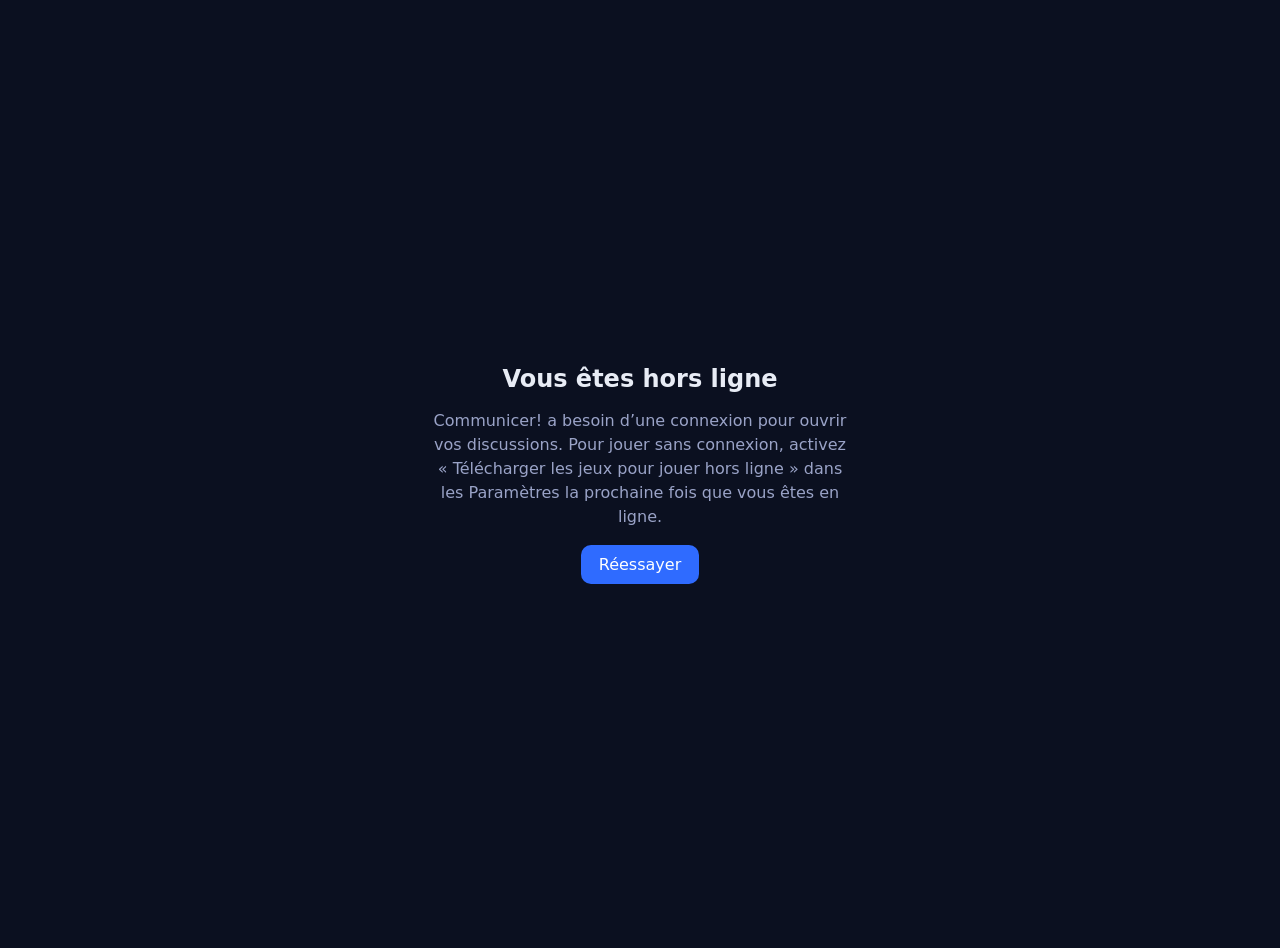
<file: offline.html>
<!doctype html><html lang="fr"><head><meta charset="utf-8"><meta name="viewport" content="width=device-width,initial-scale=1"><title>Communicer! — hors ligne</title>
<style>body{margin:0;min-height:100vh;display:grid;place-items:center;background:#0b1020;color:#e8ecf5;font:16px system-ui,sans-serif;text-align:center;padding:24px}
main{max-width:420px}h1{margin:0 0 8px;font-size:24px}p{color:#9aa3c7;line-height:1.5}button{font:inherit;border:0;border-radius:10px;padding:10px 18px;background:#2f6bff;color:#fff;cursor:pointer}</style></head>
<body><main><h1>Vous êtes hors ligne</h1><p>Communicer! a besoin d’une connexion pour ouvrir vos discussions. Pour jouer sans connexion, activez « Télécharger les jeux pour jouer hors ligne » dans les Paramètres la prochaine fois que vous êtes en ligne.</p><button onclick="location.reload()">Réessayer</button></main>
<script>addEventListener('online',()=>location.reload())</script></body></html>
</file>
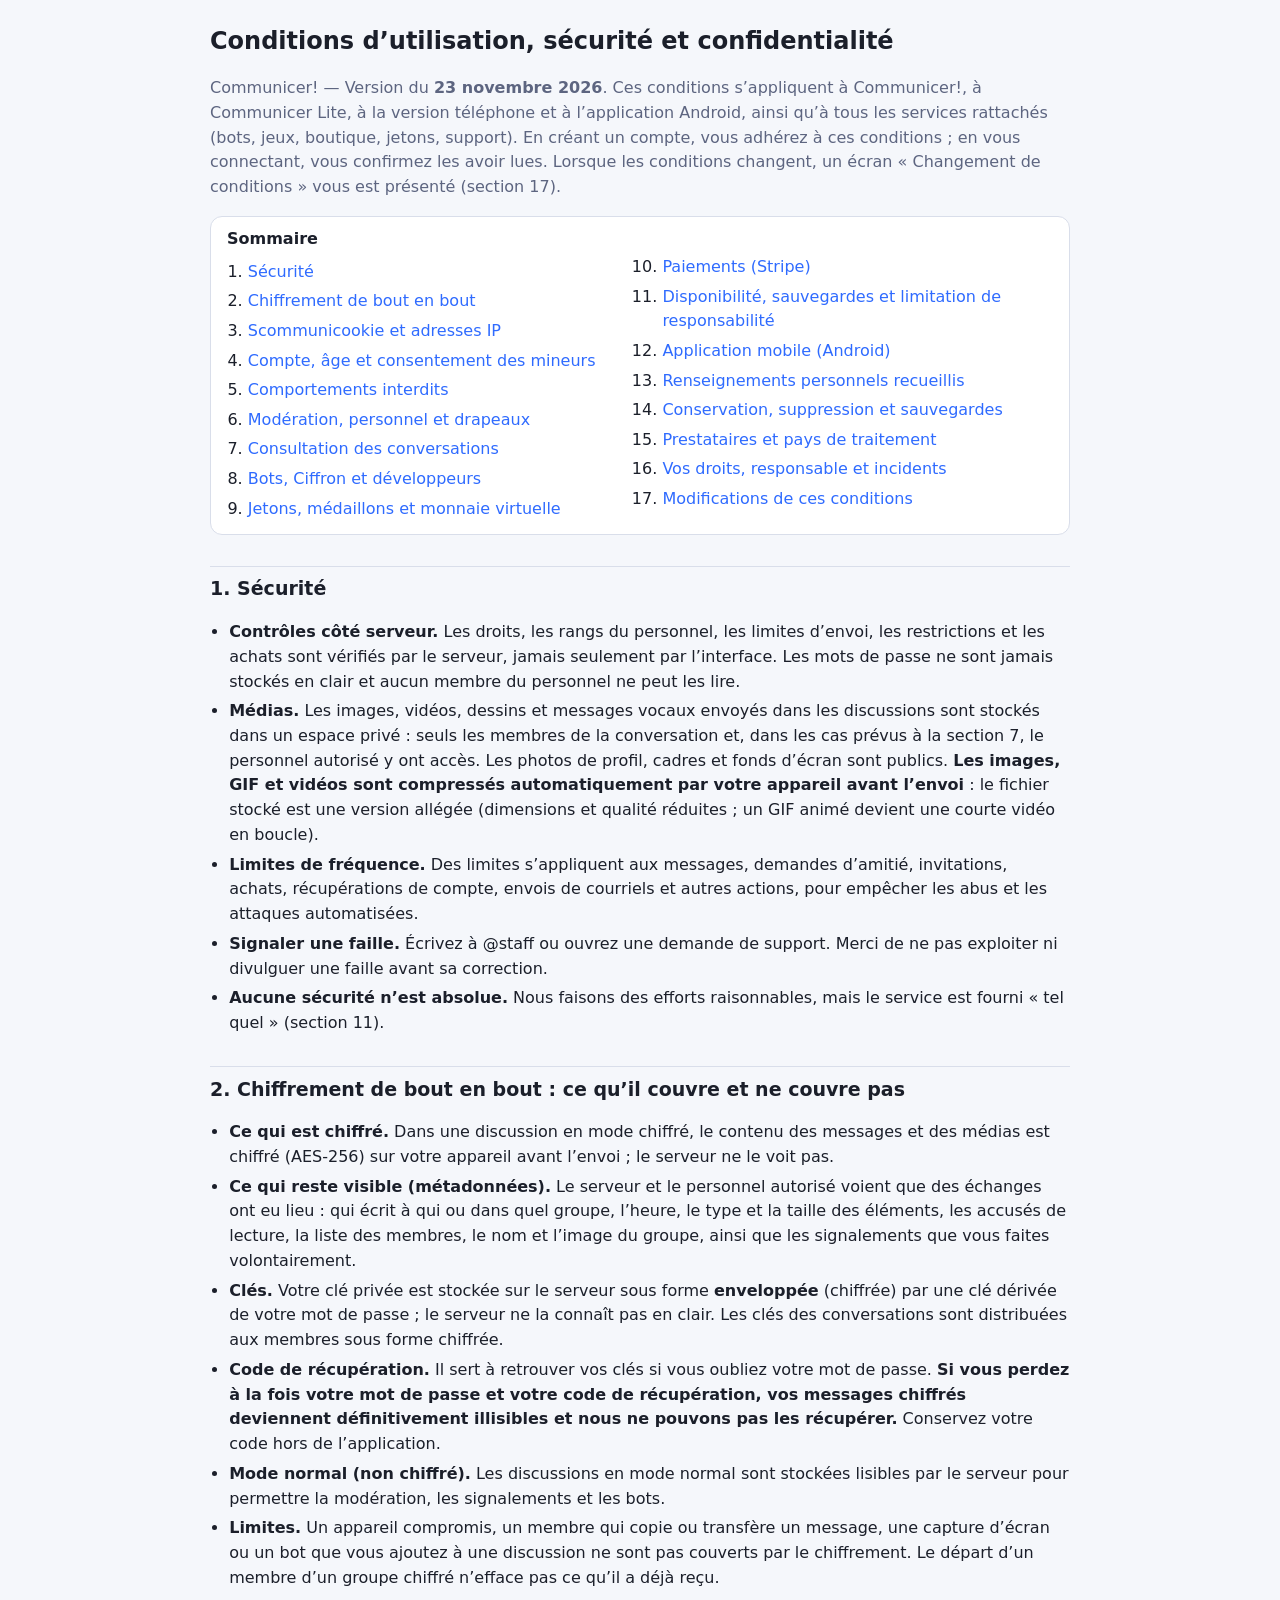
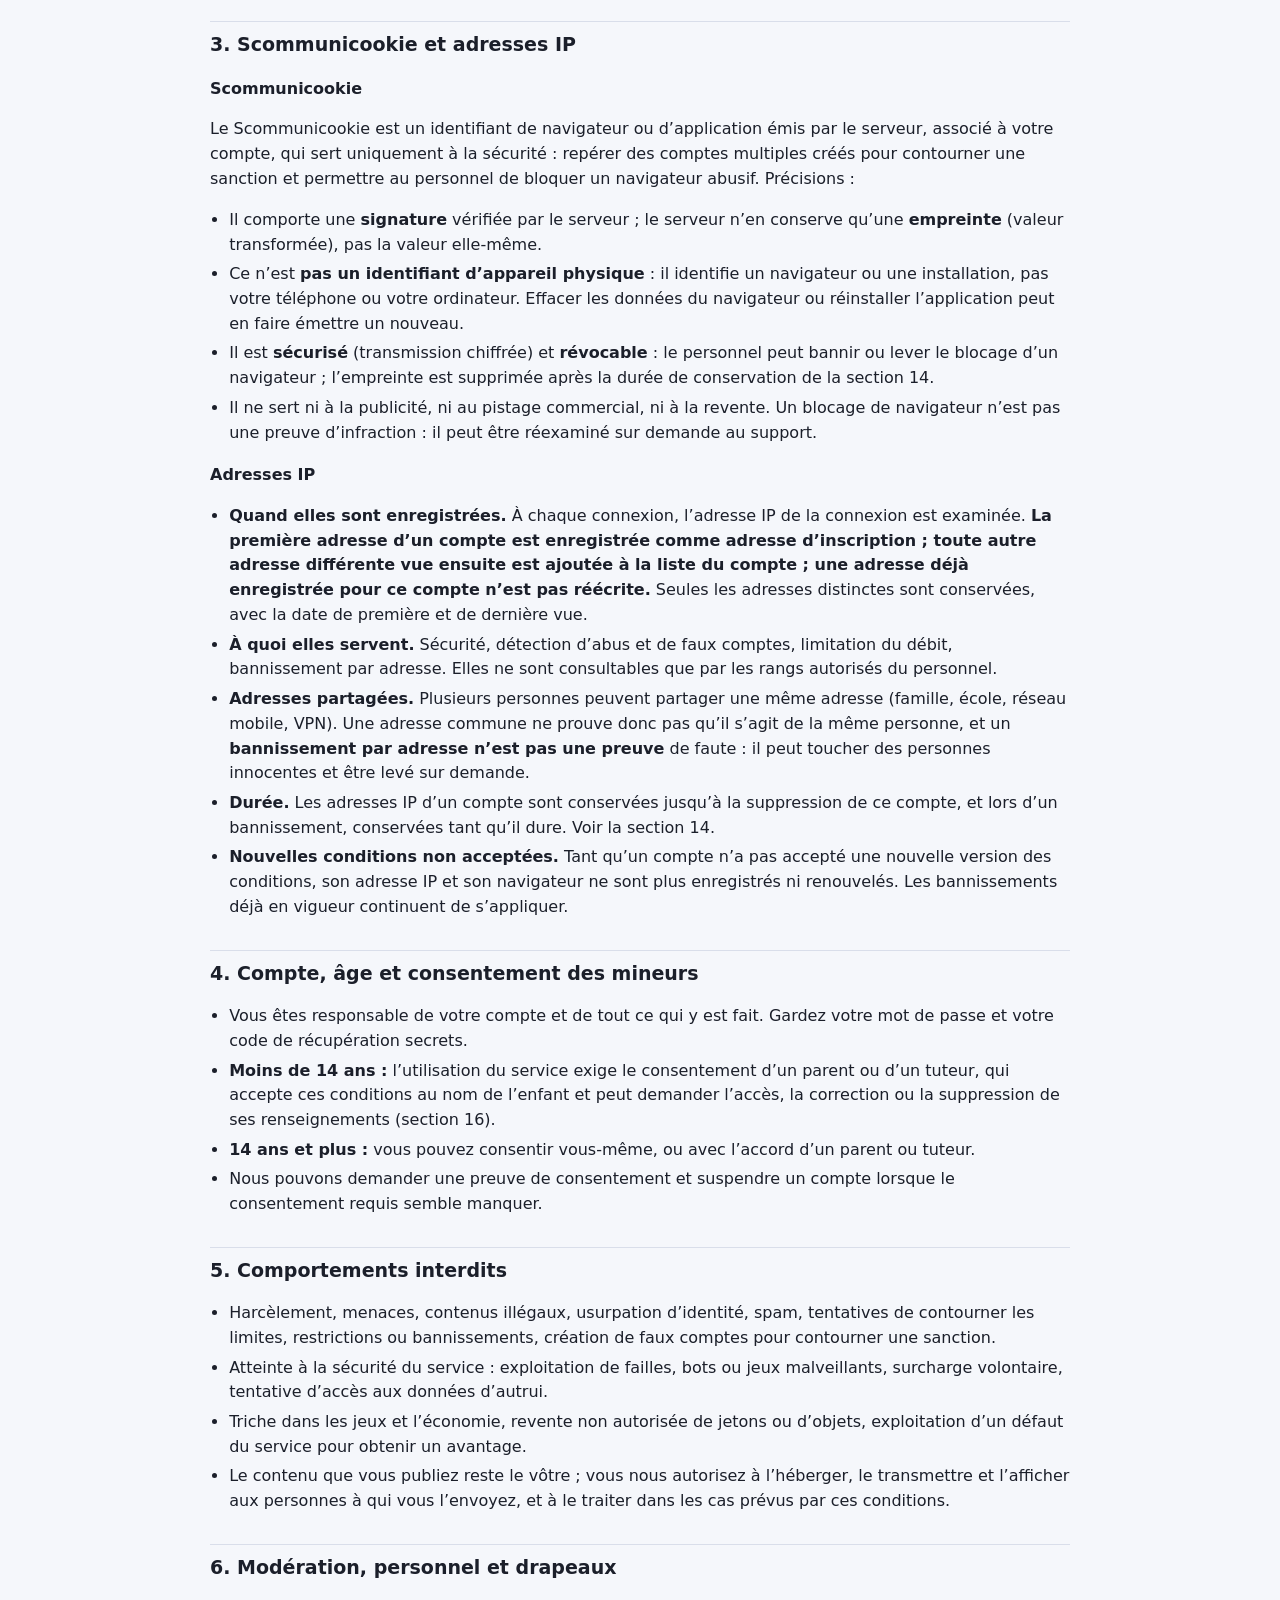
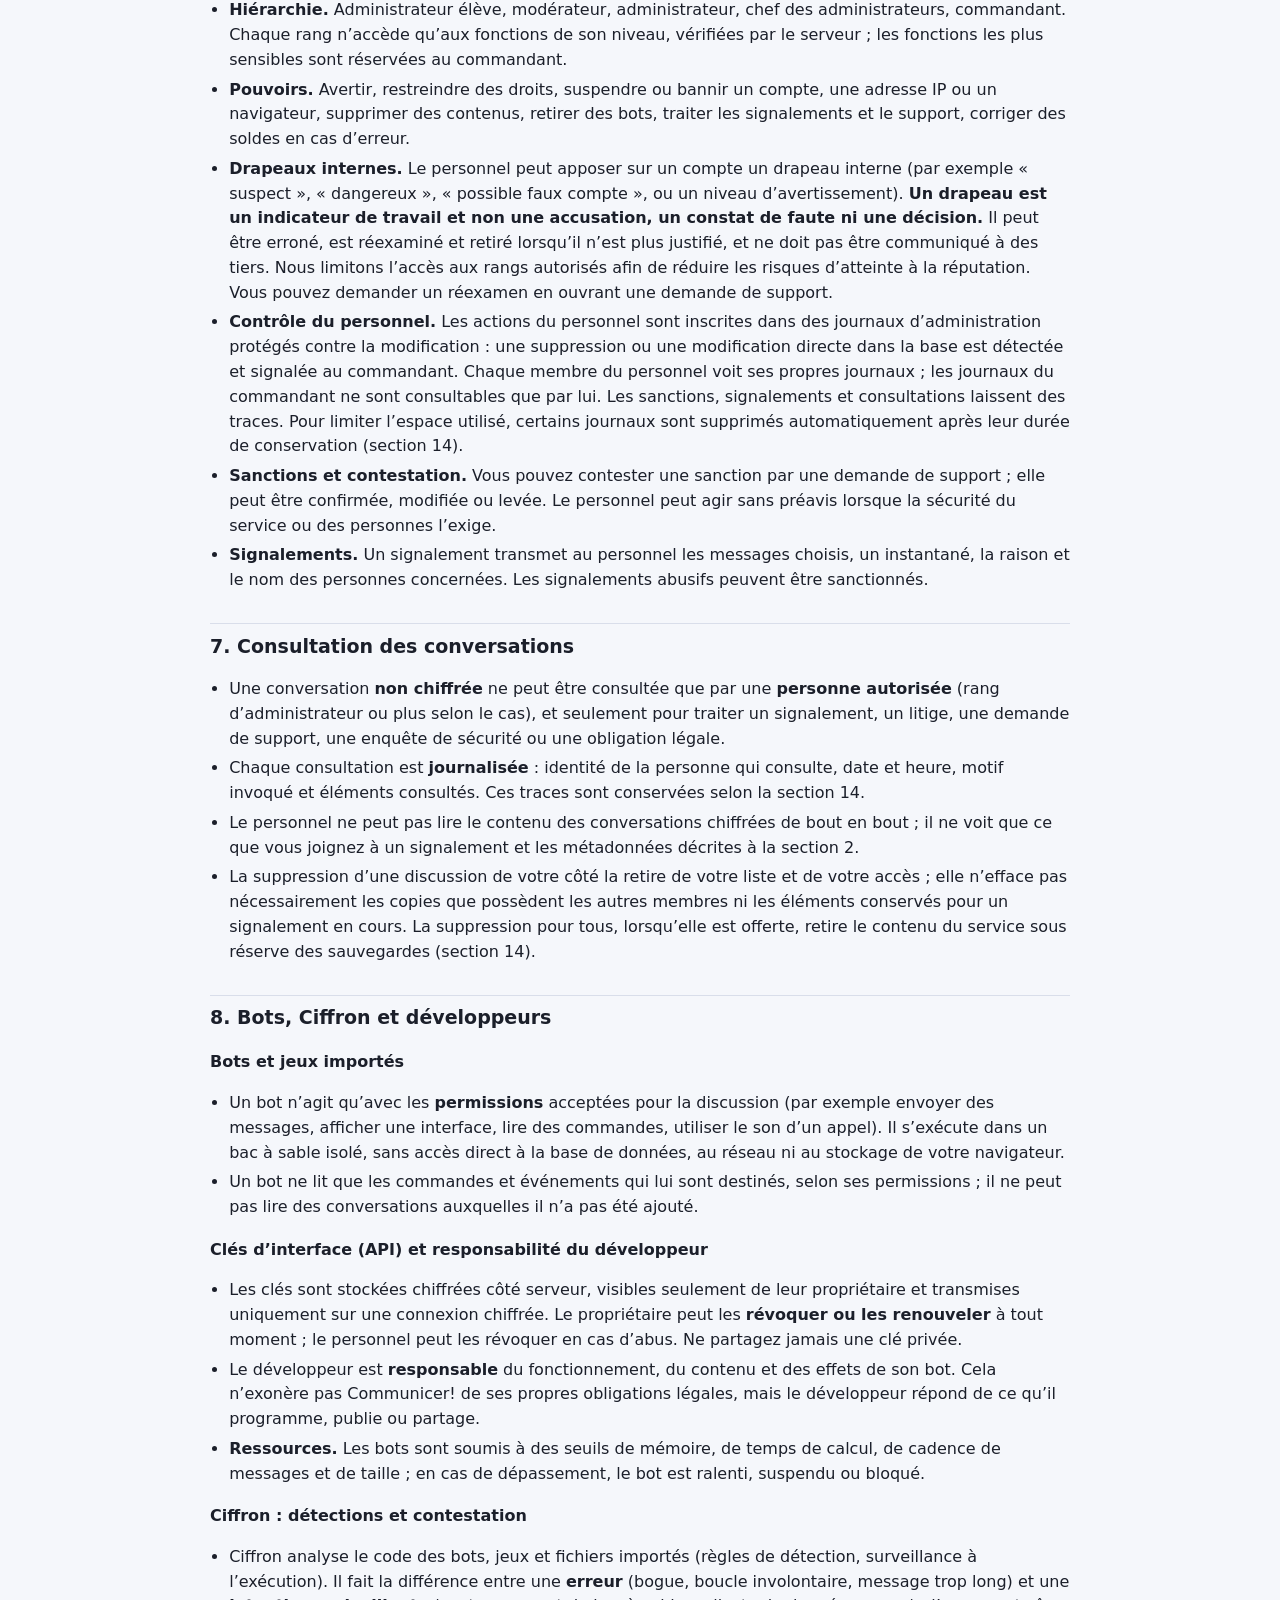
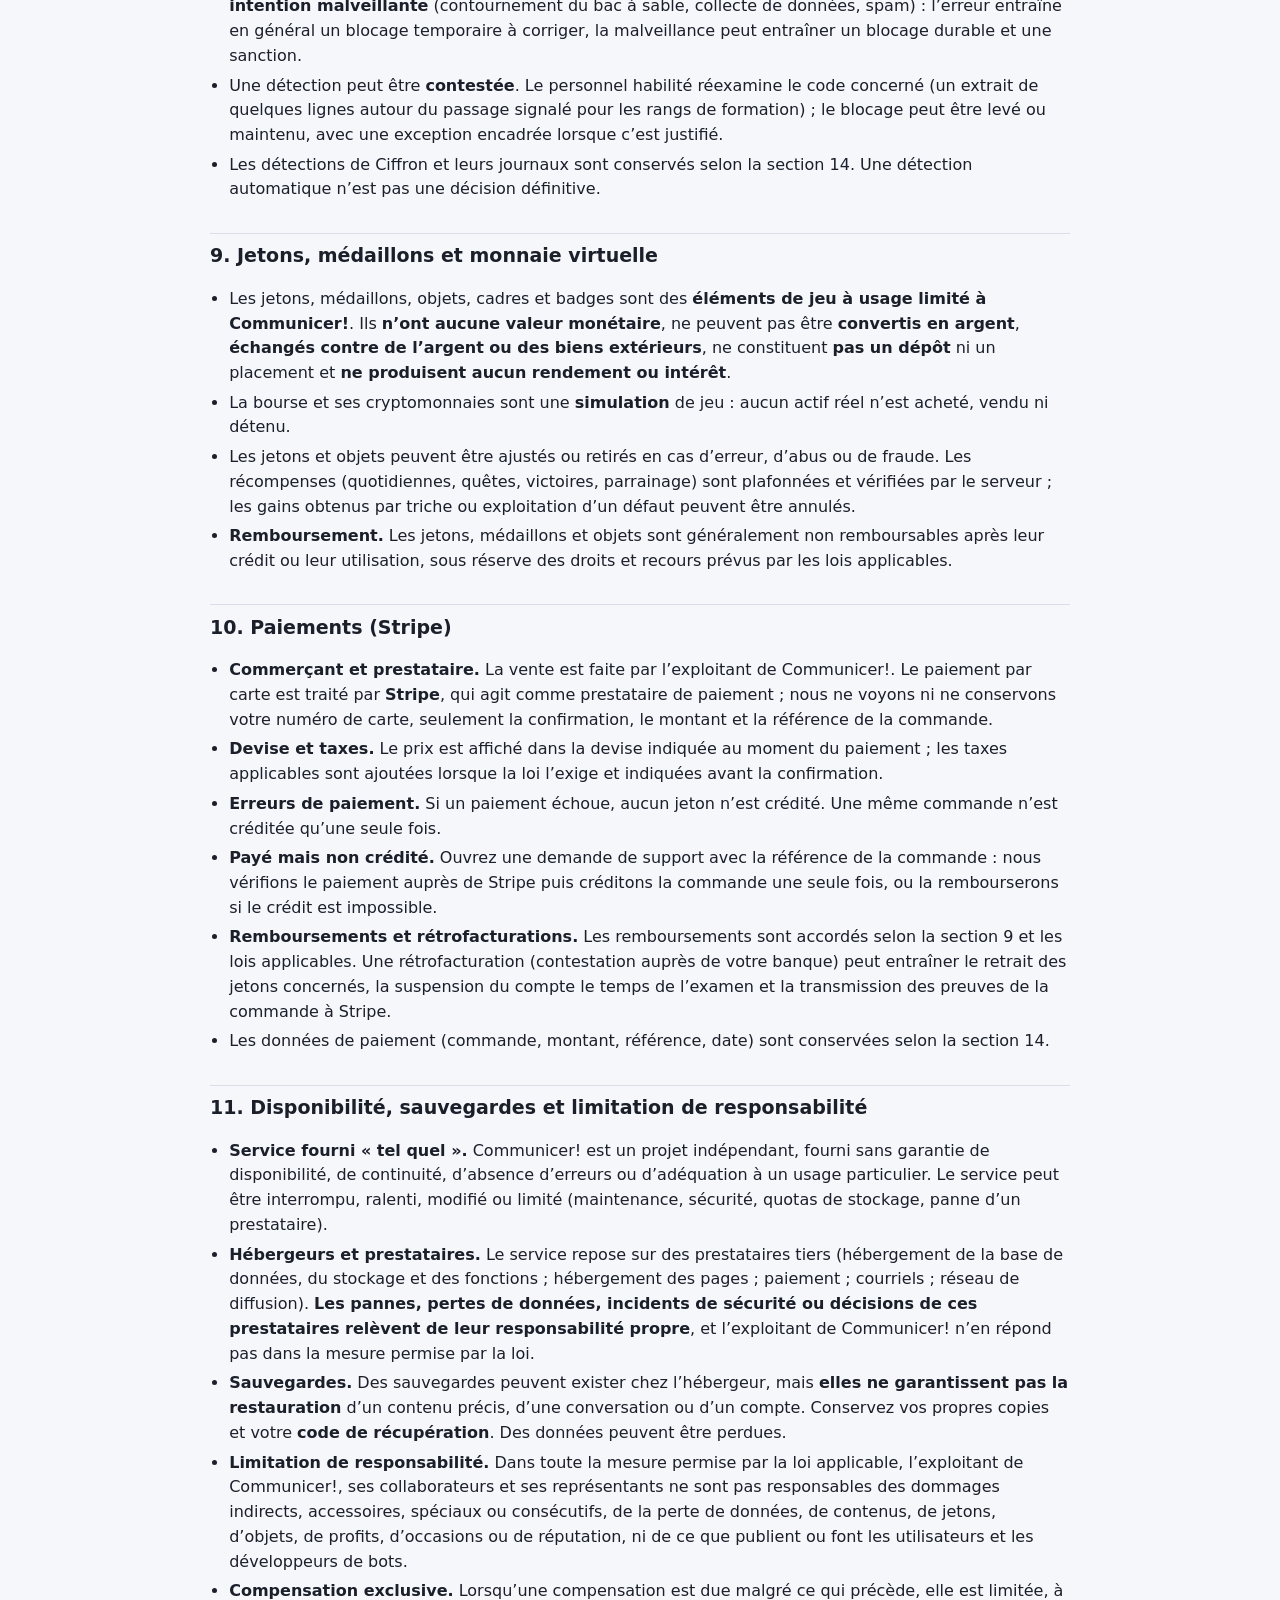
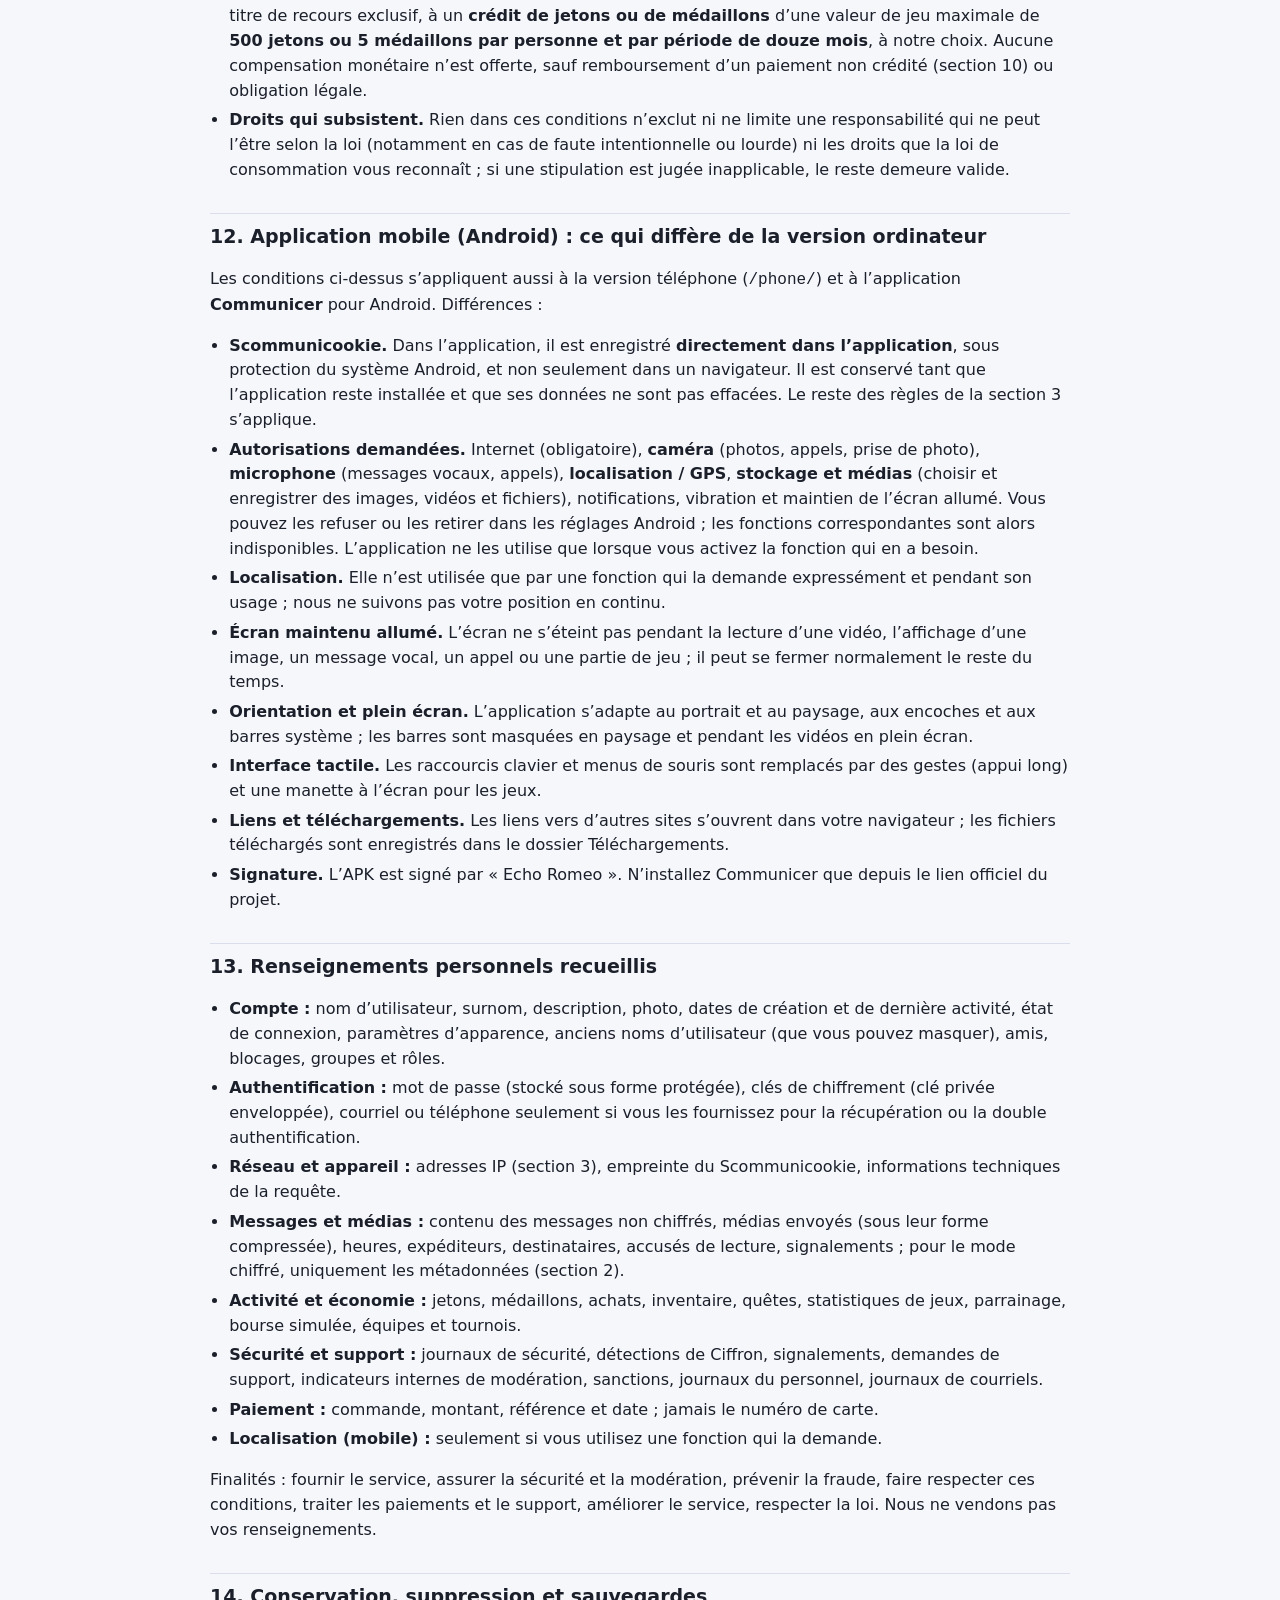
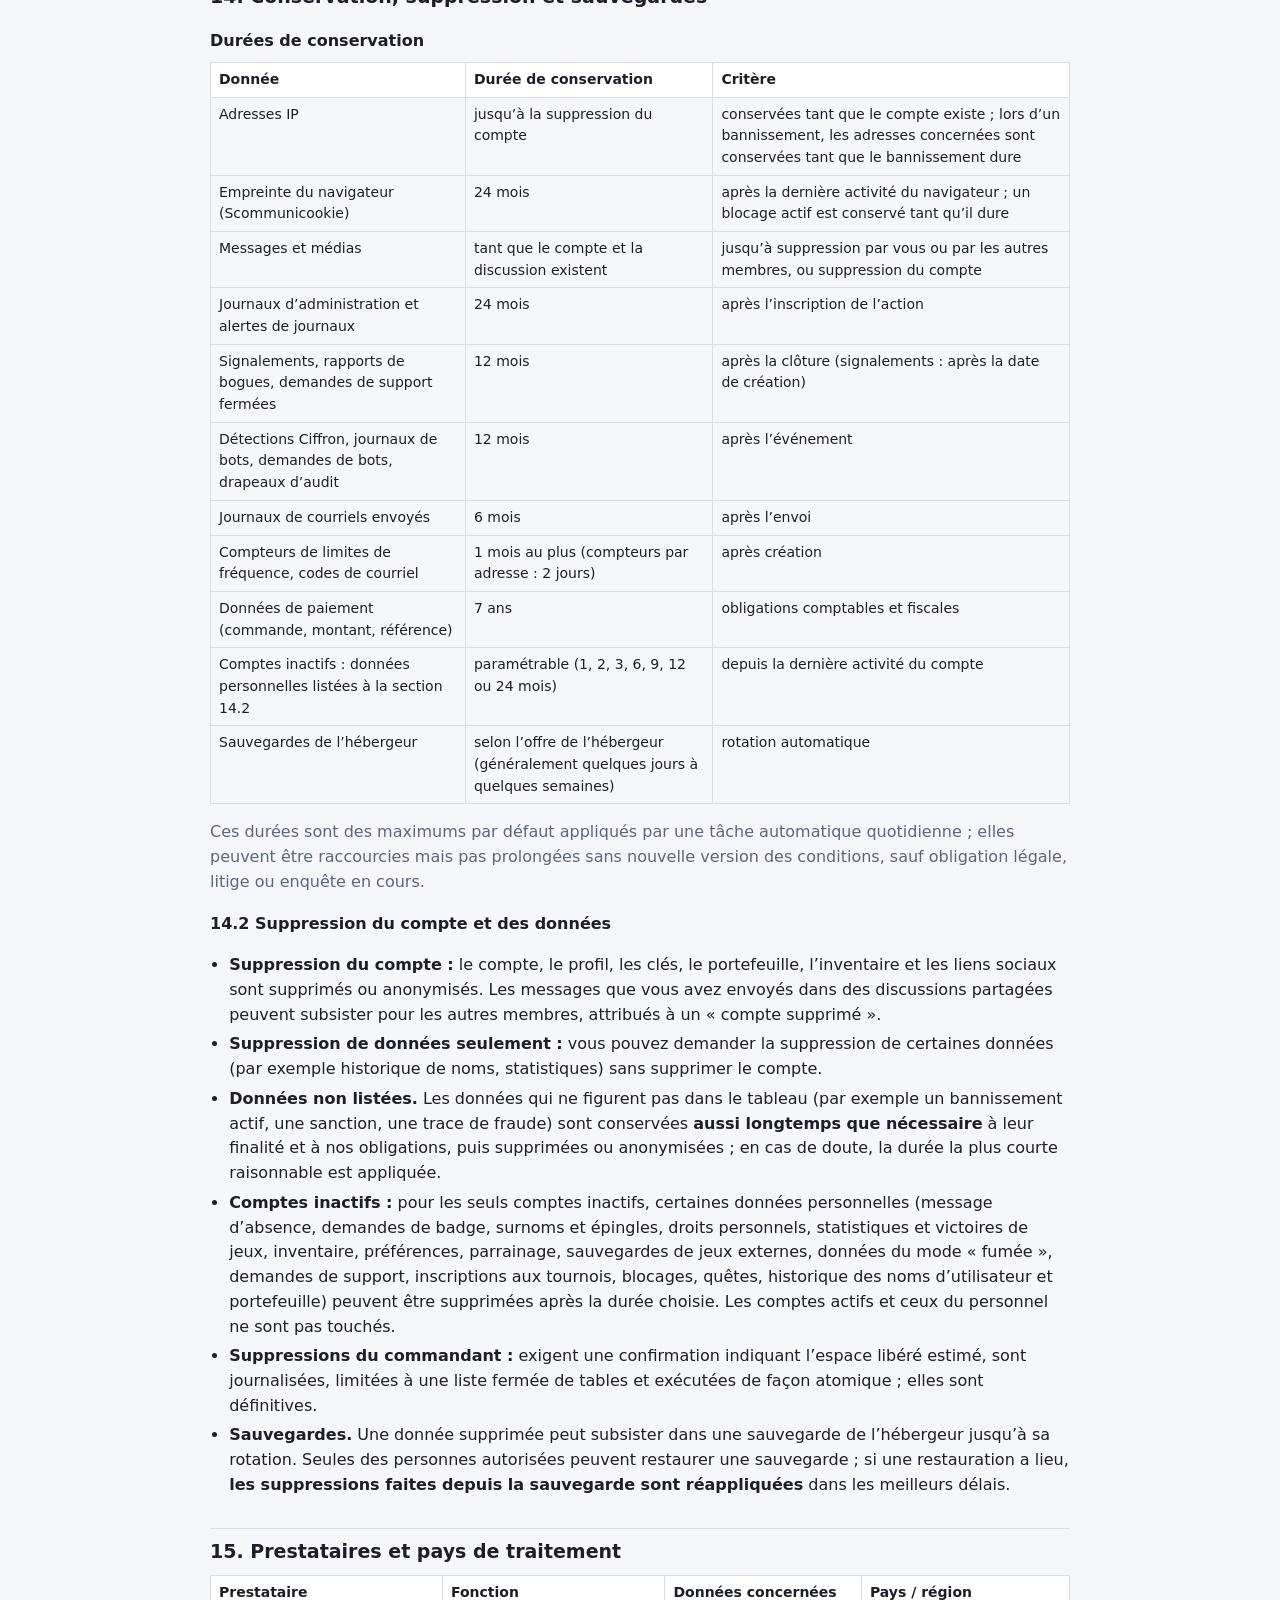
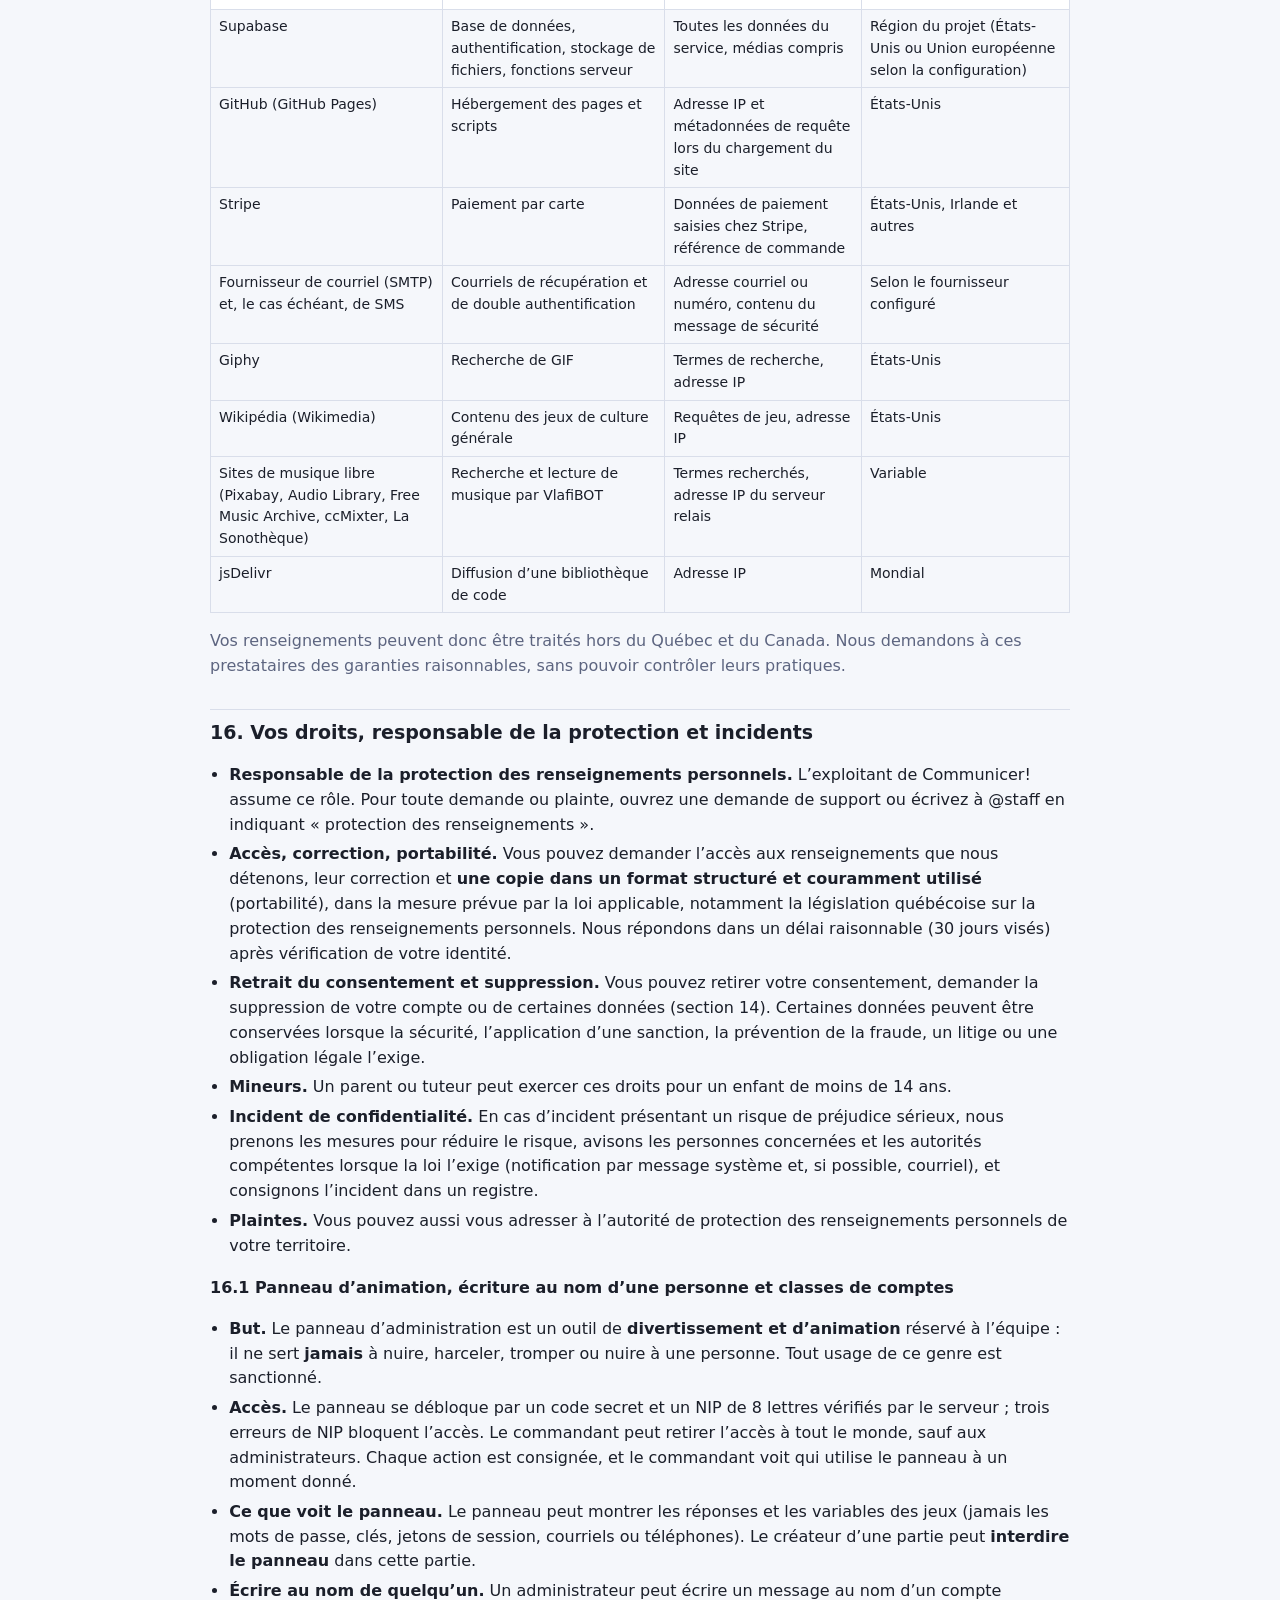
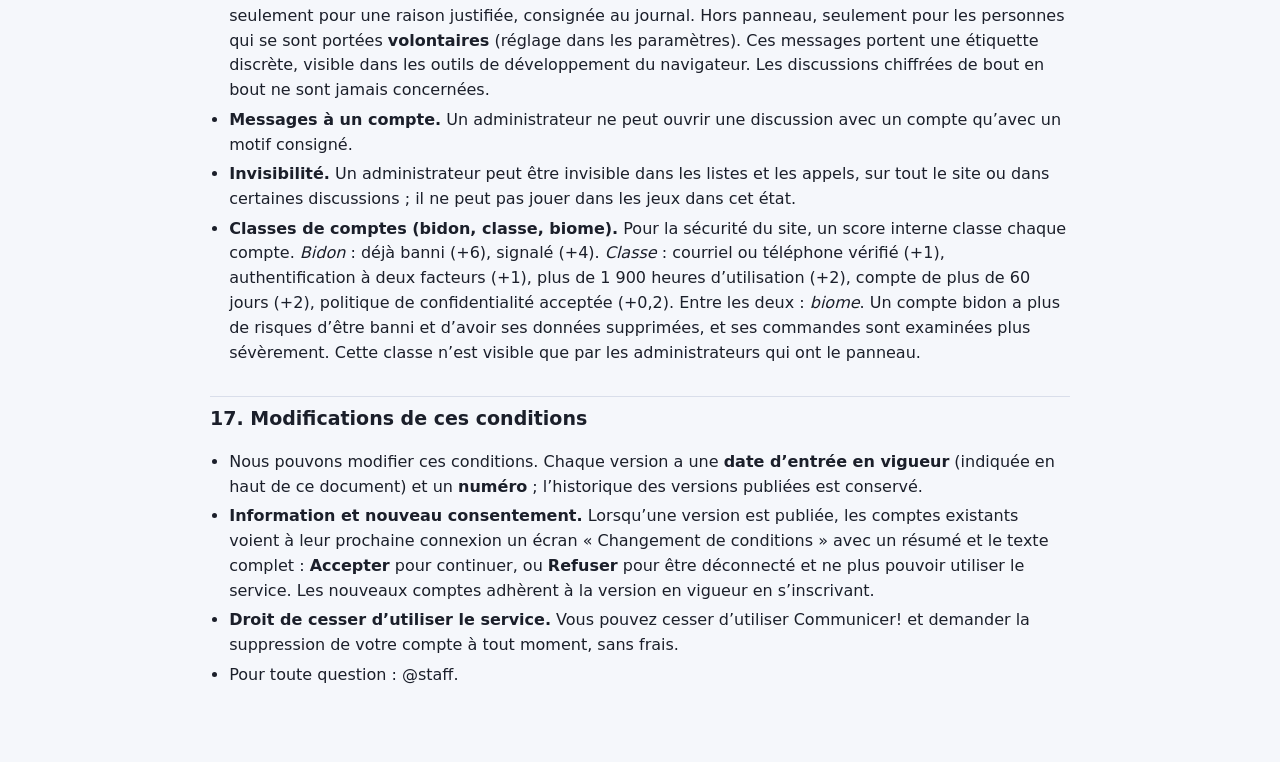
<file: app/mentions.html>
<!DOCTYPE html>
<html lang="fr">
<head>
<meta charset="utf-8">
<meta name="viewport" content="width=device-width, initial-scale=1, viewport-fit=cover">
<title>Communicer! — Conditions d’utilisation, sécurité et confidentialité</title>
<style>
:root{--bg:#f5f7fb;--card:#fff;--text:#1b1f2a;--muted:#5d6580;--line:#d9deea;--accent:#2f6bff}
@media (prefers-color-scheme:dark){:root{--bg:#0f1320;--card:#171c2e;--text:#e7eaf5;--muted:#9aa3c2;--line:#2a3150;--accent:#6c97ff}}
html{scroll-behavior:smooth}
body{margin:0;background:var(--bg);color:var(--text);font:16px/1.55 system-ui,-apple-system,"Segoe UI",Roboto,sans-serif;padding:env(safe-area-inset-top) env(safe-area-inset-right) env(safe-area-inset-bottom) env(safe-area-inset-left)}
main{max-width:860px;margin:0 auto;padding:18px 16px 60px}
h1{font-size:24px;margin:.2em 0}h2{font-size:19px;margin:1.6em 0 .4em;padding-top:.4em;border-top:1px solid var(--line)}h3{font-size:16px;margin:1.1em 0 .2em}
p,li{color:var(--text)}.muted{color:var(--muted)}ul{padding-left:1.2em}li{margin:.3em 0}
nav{background:var(--card);border:1px solid var(--line);border-radius:12px;padding:10px 16px;margin:14px 0}nav ol{margin:.2em 0;padding-left:1.3em;columns:2;column-gap:24px}nav a{color:var(--accent);text-decoration:none}
@media (max-width:640px){nav ol{columns:1}}
table{border-collapse:collapse;width:100%;font-size:14px;margin:.6em 0}th,td{border:1px solid var(--line);padding:6px 8px;text-align:left;vertical-align:top}th{background:var(--card)}
.box{background:var(--card);border:1px solid var(--line);border-radius:12px;padding:10px 14px;margin:.8em 0}
</style>
</head>
<body>
<main>
<h1>Conditions d’utilisation, sécurité et confidentialité</h1>
<p class="muted">Communicer! — Version du <b>23 novembre 2026</b>. Ces conditions s’appliquent à Communicer!, à Communicer Lite, à la version téléphone et à l’application Android, ainsi qu’à tous les services rattachés (bots, jeux, boutique, jetons, support). En créant un compte, vous adhérez à ces conditions ; en vous connectant, vous confirmez les avoir lues. Lorsque les conditions changent, un écran « Changement de conditions » vous est présenté (section 17).</p>

<nav><b>Sommaire</b><ol>
<li><a href="#s1">Sécurité</a></li><li><a href="#s2">Chiffrement de bout en bout</a></li><li><a href="#s3">Scommunicookie et adresses IP</a></li><li><a href="#s4">Compte, âge et consentement des mineurs</a></li>
<li><a href="#s5">Comportements interdits</a></li><li><a href="#s6">Modération, personnel et drapeaux</a></li><li><a href="#s7">Consultation des conversations</a></li><li><a href="#s8">Bots, Ciffron et développeurs</a></li>
<li><a href="#s9">Jetons, médaillons et monnaie virtuelle</a></li><li><a href="#s10">Paiements (Stripe)</a></li><li><a href="#s11">Disponibilité, sauvegardes et limitation de responsabilité</a></li><li><a href="#s12">Application mobile (Android)</a></li>
<li><a href="#s13">Renseignements personnels recueillis</a></li><li><a href="#s14">Conservation, suppression et sauvegardes</a></li><li><a href="#s15">Prestataires et pays de traitement</a></li><li><a href="#s16">Vos droits, responsable et incidents</a></li><li><a href="#s17">Modifications de ces conditions</a></li>
</ol></nav>

<h2 id="s1">1. Sécurité</h2>
<ul>
<li><b>Contrôles côté serveur.</b> Les droits, les rangs du personnel, les limites d’envoi, les restrictions et les achats sont vérifiés par le serveur, jamais seulement par l’interface. Les mots de passe ne sont jamais stockés en clair et aucun membre du personnel ne peut les lire.</li>
<li><b>Médias.</b> Les images, vidéos, dessins et messages vocaux envoyés dans les discussions sont stockés dans un espace privé : seuls les membres de la conversation et, dans les cas prévus à la section 7, le personnel autorisé y ont accès. Les photos de profil, cadres et fonds d’écran sont publics. <b>Les images, GIF et vidéos sont compressés automatiquement par votre appareil avant l’envoi</b> : le fichier stocké est une version allégée (dimensions et qualité réduites ; un GIF animé devient une courte vidéo en boucle).</li>
<li><b>Limites de fréquence.</b> Des limites s’appliquent aux messages, demandes d’amitié, invitations, achats, récupérations de compte, envois de courriels et autres actions, pour empêcher les abus et les attaques automatisées.</li>
<li><b>Signaler une faille.</b> Écrivez à @staff ou ouvrez une demande de support. Merci de ne pas exploiter ni divulguer une faille avant sa correction.</li>
<li><b>Aucune sécurité n’est absolue.</b> Nous faisons des efforts raisonnables, mais le service est fourni « tel quel » (section 11).</li>
</ul>

<h2 id="s2">2. Chiffrement de bout en bout : ce qu’il couvre et ne couvre pas</h2>
<ul>
<li><b>Ce qui est chiffré.</b> Dans une discussion en mode chiffré, le contenu des messages et des médias est chiffré (AES-256) sur votre appareil avant l’envoi ; le serveur ne le voit pas.</li>
<li><b>Ce qui reste visible (métadonnées).</b> Le serveur et le personnel autorisé voient que des échanges ont eu lieu : qui écrit à qui ou dans quel groupe, l’heure, le type et la taille des éléments, les accusés de lecture, la liste des membres, le nom et l’image du groupe, ainsi que les signalements que vous faites volontairement.</li>
<li><b>Clés.</b> Votre clé privée est stockée sur le serveur sous forme <b>enveloppée</b> (chiffrée) par une clé dérivée de votre mot de passe ; le serveur ne la connaît pas en clair. Les clés des conversations sont distribuées aux membres sous forme chiffrée.</li>
<li><b>Code de récupération.</b> Il sert à retrouver vos clés si vous oubliez votre mot de passe. <b>Si vous perdez à la fois votre mot de passe et votre code de récupération, vos messages chiffrés deviennent définitivement illisibles et nous ne pouvons pas les récupérer.</b> Conservez votre code hors de l’application.</li>
<li><b>Mode normal (non chiffré).</b> Les discussions en mode normal sont stockées lisibles par le serveur pour permettre la modération, les signalements et les bots.</li>
<li><b>Limites.</b> Un appareil compromis, un membre qui copie ou transfère un message, une capture d’écran ou un bot que vous ajoutez à une discussion ne sont pas couverts par le chiffrement. Le départ d’un membre d’un groupe chiffré n’efface pas ce qu’il a déjà reçu.</li>
</ul>

<h2 id="s3">3. Scommunicookie et adresses IP</h2>
<h3>Scommunicookie</h3>
<p>Le Scommunicookie est un identifiant de navigateur ou d’application émis par le serveur, associé à votre compte, qui sert uniquement à la sécurité : repérer des comptes multiples créés pour contourner une sanction et permettre au personnel de bloquer un navigateur abusif. Précisions :</p>
<ul>
<li>Il comporte une <b>signature</b> vérifiée par le serveur ; le serveur n’en conserve qu’une <b>empreinte</b> (valeur transformée), pas la valeur elle-même.</li>
<li>Ce n’est <b>pas un identifiant d’appareil physique</b> : il identifie un navigateur ou une installation, pas votre téléphone ou votre ordinateur. Effacer les données du navigateur ou réinstaller l’application peut en faire émettre un nouveau.</li>
<li>Il est <b>sécurisé</b> (transmission chiffrée) et <b>révocable</b> : le personnel peut bannir ou lever le blocage d’un navigateur ; l’empreinte est supprimée après la durée de conservation de la section 14.</li>
<li>Il ne sert ni à la publicité, ni au pistage commercial, ni à la revente. Un blocage de navigateur n’est pas une preuve d’infraction : il peut être réexaminé sur demande au support.</li>
</ul>
<h3>Adresses IP</h3>
<ul>
<li><b>Quand elles sont enregistrées.</b> À chaque connexion, l’adresse IP de la connexion est examinée. <b>La première adresse d’un compte est enregistrée comme adresse d’inscription ; toute autre adresse différente vue ensuite est ajoutée à la liste du compte ; une adresse déjà enregistrée pour ce compte n’est pas réécrite.</b> Seules les adresses distinctes sont conservées, avec la date de première et de dernière vue.</li>
<li><b>À quoi elles servent.</b> Sécurité, détection d’abus et de faux comptes, limitation du débit, bannissement par adresse. Elles ne sont consultables que par les rangs autorisés du personnel.</li>
<li><b>Adresses partagées.</b> Plusieurs personnes peuvent partager une même adresse (famille, école, réseau mobile, VPN). Une adresse commune ne prouve donc pas qu’il s’agit de la même personne, et un <b>bannissement par adresse n’est pas une preuve</b> de faute : il peut toucher des personnes innocentes et être levé sur demande.</li>
<li><b>Durée.</b> Les adresses IP d’un compte sont conservées jusqu’à la suppression de ce compte, et lors d’un bannissement, conservées tant qu’il dure. Voir la section 14.</li>
<li><b>Nouvelles conditions non acceptées.</b> Tant qu’un compte n’a pas accepté une nouvelle version des conditions, son adresse IP et son navigateur ne sont plus enregistrés ni renouvelés. Les bannissements déjà en vigueur continuent de s’appliquer.</li>
</ul>

<h2 id="s4">4. Compte, âge et consentement des mineurs</h2>
<ul>
<li>Vous êtes responsable de votre compte et de tout ce qui y est fait. Gardez votre mot de passe et votre code de récupération secrets.</li>
<li><b>Moins de 14 ans :</b> l’utilisation du service exige le consentement d’un parent ou d’un tuteur, qui accepte ces conditions au nom de l’enfant et peut demander l’accès, la correction ou la suppression de ses renseignements (section 16).</li>
<li><b>14 ans et plus :</b> vous pouvez consentir vous-même, ou avec l’accord d’un parent ou tuteur.</li>
<li>Nous pouvons demander une preuve de consentement et suspendre un compte lorsque le consentement requis semble manquer.</li>
</ul>

<h2 id="s5">5. Comportements interdits</h2>
<ul>
<li>Harcèlement, menaces, contenus illégaux, usurpation d’identité, spam, tentatives de contourner les limites, restrictions ou bannissements, création de faux comptes pour contourner une sanction.</li>
<li>Atteinte à la sécurité du service : exploitation de failles, bots ou jeux malveillants, surcharge volontaire, tentative d’accès aux données d’autrui.</li>
<li>Triche dans les jeux et l’économie, revente non autorisée de jetons ou d’objets, exploitation d’un défaut du service pour obtenir un avantage.</li>
<li>Le contenu que vous publiez reste le vôtre ; vous nous autorisez à l’héberger, le transmettre et l’afficher aux personnes à qui vous l’envoyez, et à le traiter dans les cas prévus par ces conditions.</li>
</ul>

<h2 id="s6">6. Modération, personnel et drapeaux</h2>
<ul>
<li><b>Hiérarchie.</b> Administrateur élève, modérateur, administrateur, chef des administrateurs, commandant. Chaque rang n’accède qu’aux fonctions de son niveau, vérifiées par le serveur ; les fonctions les plus sensibles sont réservées au commandant.</li>
<li><b>Pouvoirs.</b> Avertir, restreindre des droits, suspendre ou bannir un compte, une adresse IP ou un navigateur, supprimer des contenus, retirer des bots, traiter les signalements et le support, corriger des soldes en cas d’erreur.</li>
<li><b>Drapeaux internes.</b> Le personnel peut apposer sur un compte un drapeau interne (par exemple « suspect », « dangereux », « possible faux compte », ou un niveau d’avertissement). <b>Un drapeau est un indicateur de travail et non une accusation, un constat de faute ni une décision.</b> Il peut être erroné, est réexaminé et retiré lorsqu’il n’est plus justifié, et ne doit pas être communiqué à des tiers. Nous limitons l’accès aux rangs autorisés afin de réduire les risques d’atteinte à la réputation. Vous pouvez demander un réexamen en ouvrant une demande de support.</li>
<li><b>Contrôle du personnel.</b> Les actions du personnel sont inscrites dans des journaux d’administration protégés contre la modification : une suppression ou une modification directe dans la base est détectée et signalée au commandant. Chaque membre du personnel voit ses propres journaux ; les journaux du commandant ne sont consultables que par lui. Les sanctions, signalements et consultations laissent des traces. Pour limiter l’espace utilisé, certains journaux sont supprimés automatiquement après leur durée de conservation (section 14).</li>
<li><b>Sanctions et contestation.</b> Vous pouvez contester une sanction par une demande de support ; elle peut être confirmée, modifiée ou levée. Le personnel peut agir sans préavis lorsque la sécurité du service ou des personnes l’exige.</li>
<li><b>Signalements.</b> Un signalement transmet au personnel les messages choisis, un instantané, la raison et le nom des personnes concernées. Les signalements abusifs peuvent être sanctionnés.</li>
</ul>

<h2 id="s7">7. Consultation des conversations</h2>
<ul>
<li>Une conversation <b>non chiffrée</b> ne peut être consultée que par une <b>personne autorisée</b> (rang d’administrateur ou plus selon le cas), et seulement pour traiter un signalement, un litige, une demande de support, une enquête de sécurité ou une obligation légale.</li>
<li>Chaque consultation est <b>journalisée</b> : identité de la personne qui consulte, date et heure, motif invoqué et éléments consultés. Ces traces sont conservées selon la section 14.</li>
<li>Le personnel ne peut pas lire le contenu des conversations chiffrées de bout en bout ; il ne voit que ce que vous joignez à un signalement et les métadonnées décrites à la section 2.</li>
<li>La suppression d’une discussion de votre côté la retire de votre liste et de votre accès ; elle n’efface pas nécessairement les copies que possèdent les autres membres ni les éléments conservés pour un signalement en cours. La suppression pour tous, lorsqu’elle est offerte, retire le contenu du service sous réserve des sauvegardes (section 14).</li>
</ul>

<h2 id="s8">8. Bots, Ciffron et développeurs</h2>
<h3>Bots et jeux importés</h3>
<ul>
<li>Un bot n’agit qu’avec les <b>permissions</b> acceptées pour la discussion (par exemple envoyer des messages, afficher une interface, lire des commandes, utiliser le son d’un appel). Il s’exécute dans un bac à sable isolé, sans accès direct à la base de données, au réseau ni au stockage de votre navigateur.</li>
<li>Un bot ne lit que les commandes et événements qui lui sont destinés, selon ses permissions ; il ne peut pas lire des conversations auxquelles il n’a pas été ajouté.</li>
</ul>
<h3>Clés d’interface (API) et responsabilité du développeur</h3>
<ul>
<li>Les clés sont stockées chiffrées côté serveur, visibles seulement de leur propriétaire et transmises uniquement sur une connexion chiffrée. Le propriétaire peut les <b>révoquer ou les renouveler</b> à tout moment ; le personnel peut les révoquer en cas d’abus. Ne partagez jamais une clé privée.</li>
<li>Le développeur est <b>responsable</b> du fonctionnement, du contenu et des effets de son bot. Cela n’exonère pas Communicer! de ses propres obligations légales, mais le développeur répond de ce qu’il programme, publie ou partage.</li>
<li><b>Ressources.</b> Les bots sont soumis à des seuils de mémoire, de temps de calcul, de cadence de messages et de taille ; en cas de dépassement, le bot est ralenti, suspendu ou bloqué.</li>
</ul>
<h3>Ciffron : détections et contestation</h3>
<ul>
<li>Ciffron analyse le code des bots, jeux et fichiers importés (règles de détection, surveillance à l’exécution). Il fait la différence entre une <b>erreur</b> (bogue, boucle involontaire, message trop long) et une <b>intention malveillante</b> (contournement du bac à sable, collecte de données, spam) : l’erreur entraîne en général un blocage temporaire à corriger, la malveillance peut entraîner un blocage durable et une sanction.</li>
<li>Une détection peut être <b>contestée</b>. Le personnel habilité réexamine le code concerné (un extrait de quelques lignes autour du passage signalé pour les rangs de formation) ; le blocage peut être levé ou maintenu, avec une exception encadrée lorsque c’est justifié.</li>
<li>Les détections de Ciffron et leurs journaux sont conservés selon la section 14. Une détection automatique n’est pas une décision définitive.</li>
</ul>

<h2 id="s9">9. Jetons, médaillons et monnaie virtuelle</h2>
<ul>
<li>Les jetons, médaillons, objets, cadres et badges sont des <b>éléments de jeu à usage limité à Communicer!</b>. Ils <b>n’ont aucune valeur monétaire</b>, ne peuvent pas être <b>convertis en argent</b>, <b>échangés contre de l’argent ou des biens extérieurs</b>, ne constituent <b>pas un dépôt</b> ni un placement et <b>ne produisent aucun rendement ou intérêt</b>.</li>
<li>La bourse et ses cryptomonnaies sont une <b>simulation</b> de jeu : aucun actif réel n’est acheté, vendu ni détenu.</li>
<li>Les jetons et objets peuvent être ajustés ou retirés en cas d’erreur, d’abus ou de fraude. Les récompenses (quotidiennes, quêtes, victoires, parrainage) sont plafonnées et vérifiées par le serveur ; les gains obtenus par triche ou exploitation d’un défaut peuvent être annulés.</li>
<li><b>Remboursement.</b> Les jetons, médaillons et objets sont généralement non remboursables après leur crédit ou leur utilisation, sous réserve des droits et recours prévus par les lois applicables.</li>
</ul>

<h2 id="s10">10. Paiements (Stripe)</h2>
<ul>
<li><b>Commerçant et prestataire.</b> La vente est faite par l’exploitant de Communicer!. Le paiement par carte est traité par <b>Stripe</b>, qui agit comme prestataire de paiement ; nous ne voyons ni ne conservons votre numéro de carte, seulement la confirmation, le montant et la référence de la commande.</li>
<li><b>Devise et taxes.</b> Le prix est affiché dans la devise indiquée au moment du paiement ; les taxes applicables sont ajoutées lorsque la loi l’exige et indiquées avant la confirmation.</li>
<li><b>Erreurs de paiement.</b> Si un paiement échoue, aucun jeton n’est crédité. Une même commande n’est créditée qu’une seule fois.</li>
<li><b>Payé mais non crédité.</b> Ouvrez une demande de support avec la référence de la commande : nous vérifions le paiement auprès de Stripe puis créditons la commande une seule fois, ou la rembourserons si le crédit est impossible.</li>
<li><b>Remboursements et rétrofacturations.</b> Les remboursements sont accordés selon la section 9 et les lois applicables. Une rétrofacturation (contestation auprès de votre banque) peut entraîner le retrait des jetons concernés, la suspension du compte le temps de l’examen et la transmission des preuves de la commande à Stripe.</li>
<li>Les données de paiement (commande, montant, référence, date) sont conservées selon la section 14.</li>
</ul>

<h2 id="s11">11. Disponibilité, sauvegardes et limitation de responsabilité</h2>
<ul>
<li><b>Service fourni « tel quel ».</b> Communicer! est un projet indépendant, fourni sans garantie de disponibilité, de continuité, d’absence d’erreurs ou d’adéquation à un usage particulier. Le service peut être interrompu, ralenti, modifié ou limité (maintenance, sécurité, quotas de stockage, panne d’un prestataire).</li>
<li><b>Hébergeurs et prestataires.</b> Le service repose sur des prestataires tiers (hébergement de la base de données, du stockage et des fonctions ; hébergement des pages ; paiement ; courriels ; réseau de diffusion). <b>Les pannes, pertes de données, incidents de sécurité ou décisions de ces prestataires relèvent de leur responsabilité propre</b>, et l’exploitant de Communicer! n’en répond pas dans la mesure permise par la loi.</li>
<li><b>Sauvegardes.</b> Des sauvegardes peuvent exister chez l’hébergeur, mais <b>elles ne garantissent pas la restauration</b> d’un contenu précis, d’une conversation ou d’un compte. Conservez vos propres copies et votre <b>code de récupération</b>. Des données peuvent être perdues.</li>
<li><b>Limitation de responsabilité.</b> Dans toute la mesure permise par la loi applicable, l’exploitant de Communicer!, ses collaborateurs et ses représentants ne sont pas responsables des dommages indirects, accessoires, spéciaux ou consécutifs, de la perte de données, de contenus, de jetons, d’objets, de profits, d’occasions ou de réputation, ni de ce que publient ou font les utilisateurs et les développeurs de bots.</li>
<li><b>Compensation exclusive.</b> Lorsqu’une compensation est due malgré ce qui précède, elle est limitée, à titre de recours exclusif, à un <b>crédit de jetons ou de médaillons</b> d’une valeur de jeu maximale de <b>500 jetons ou 5 médaillons par personne et par période de douze mois</b>, à notre choix. Aucune compensation monétaire n’est offerte, sauf remboursement d’un paiement non crédité (section 10) ou obligation légale.</li>
<li><b>Droits qui subsistent.</b> Rien dans ces conditions n’exclut ni ne limite une responsabilité qui ne peut l’être selon la loi (notamment en cas de faute intentionnelle ou lourde) ni les droits que la loi de consommation vous reconnaît ; si une stipulation est jugée inapplicable, le reste demeure valide.</li>
</ul>

<h2 id="s12">12. Application mobile (Android) : ce qui diffère de la version ordinateur</h2>
<p>Les conditions ci-dessus s’appliquent aussi à la version téléphone (<code>/phone/</code>) et à l’application <b>Communicer</b> pour Android. Différences :</p>
<ul>
<li><b>Scommunicookie.</b> Dans l’application, il est enregistré <b>directement dans l’application</b>, sous protection du système Android, et non seulement dans un navigateur. Il est conservé tant que l’application reste installée et que ses données ne sont pas effacées. Le reste des règles de la section 3 s’applique.</li>
<li><b>Autorisations demandées.</b> Internet (obligatoire), <b>caméra</b> (photos, appels, prise de photo), <b>microphone</b> (messages vocaux, appels), <b>localisation / GPS</b>, <b>stockage et médias</b> (choisir et enregistrer des images, vidéos et fichiers), notifications, vibration et maintien de l’écran allumé. Vous pouvez les refuser ou les retirer dans les réglages Android ; les fonctions correspondantes sont alors indisponibles. L’application ne les utilise que lorsque vous activez la fonction qui en a besoin.</li>
<li><b>Localisation.</b> Elle n’est utilisée que par une fonction qui la demande expressément et pendant son usage ; nous ne suivons pas votre position en continu.</li>
<li><b>Écran maintenu allumé.</b> L’écran ne s’éteint pas pendant la lecture d’une vidéo, l’affichage d’une image, un message vocal, un appel ou une partie de jeu ; il peut se fermer normalement le reste du temps.</li>
<li><b>Orientation et plein écran.</b> L’application s’adapte au portrait et au paysage, aux encoches et aux barres système ; les barres sont masquées en paysage et pendant les vidéos en plein écran.</li>
<li><b>Interface tactile.</b> Les raccourcis clavier et menus de souris sont remplacés par des gestes (appui long) et une manette à l’écran pour les jeux.</li>
<li><b>Liens et téléchargements.</b> Les liens vers d’autres sites s’ouvrent dans votre navigateur ; les fichiers téléchargés sont enregistrés dans le dossier Téléchargements.</li>
<li><b>Signature.</b> L’APK est signé par « Echo Romeo ». N’installez Communicer que depuis le lien officiel du projet.</li>
</ul>

<h2 id="s13">13. Renseignements personnels recueillis</h2>
<ul>
<li><b>Compte :</b> nom d’utilisateur, surnom, description, photo, dates de création et de dernière activité, état de connexion, paramètres d’apparence, anciens noms d’utilisateur (que vous pouvez masquer), amis, blocages, groupes et rôles.</li>
<li><b>Authentification :</b> mot de passe (stocké sous forme protégée), clés de chiffrement (clé privée enveloppée), courriel ou téléphone seulement si vous les fournissez pour la récupération ou la double authentification.</li>
<li><b>Réseau et appareil :</b> adresses IP (section 3), empreinte du Scommunicookie, informations techniques de la requête.</li>
<li><b>Messages et médias :</b> contenu des messages non chiffrés, médias envoyés (sous leur forme compressée), heures, expéditeurs, destinataires, accusés de lecture, signalements ; pour le mode chiffré, uniquement les métadonnées (section 2).</li>
<li><b>Activité et économie :</b> jetons, médaillons, achats, inventaire, quêtes, statistiques de jeux, parrainage, bourse simulée, équipes et tournois.</li>
<li><b>Sécurité et support :</b> journaux de sécurité, détections de Ciffron, signalements, demandes de support, indicateurs internes de modération, sanctions, journaux du personnel, journaux de courriels.</li>
<li><b>Paiement :</b> commande, montant, référence et date ; jamais le numéro de carte.</li>
<li><b>Localisation (mobile) :</b> seulement si vous utilisez une fonction qui la demande.</li>
</ul>
<p>Finalités : fournir le service, assurer la sécurité et la modération, prévenir la fraude, faire respecter ces conditions, traiter les paiements et le support, améliorer le service, respecter la loi. Nous ne vendons pas vos renseignements.</p>

<h2 id="s14">14. Conservation, suppression et sauvegardes</h2>
<h3>Durées de conservation</h3>
<table>
<tr><th>Donnée</th><th>Durée de conservation</th><th>Critère</th></tr>
<tr><td>Adresses IP</td><td>jusqu’à la suppression du compte</td><td>conservées tant que le compte existe ; lors d’un bannissement, les adresses concernées sont conservées tant que le bannissement dure</td></tr>
<tr><td>Empreinte du navigateur (Scommunicookie)</td><td>24 mois</td><td>après la dernière activité du navigateur ; un blocage actif est conservé tant qu’il dure</td></tr>
<tr><td>Messages et médias</td><td>tant que le compte et la discussion existent</td><td>jusqu’à suppression par vous ou par les autres membres, ou suppression du compte</td></tr>
<tr><td>Journaux d’administration et alertes de journaux</td><td>24 mois</td><td>après l’inscription de l’action</td></tr>
<tr><td>Signalements, rapports de bogues, demandes de support fermées</td><td>12 mois</td><td>après la clôture (signalements : après la date de création)</td></tr>
<tr><td>Détections Ciffron, journaux de bots, demandes de bots, drapeaux d’audit</td><td>12 mois</td><td>après l’événement</td></tr>
<tr><td>Journaux de courriels envoyés</td><td>6 mois</td><td>après l’envoi</td></tr>
<tr><td>Compteurs de limites de fréquence, codes de courriel</td><td>1 mois au plus (compteurs par adresse : 2 jours)</td><td>après création</td></tr>
<tr><td>Données de paiement (commande, montant, référence)</td><td>7 ans</td><td>obligations comptables et fiscales</td></tr>
<tr><td>Comptes inactifs : données personnelles listées à la section 14.2</td><td>paramétrable (1, 2, 3, 6, 9, 12 ou 24 mois)</td><td>depuis la dernière activité du compte</td></tr>
<tr><td>Sauvegardes de l’hébergeur</td><td>selon l’offre de l’hébergeur (généralement quelques jours à quelques semaines)</td><td>rotation automatique</td></tr>
</table>
<p class="muted">Ces durées sont des maximums par défaut appliqués par une tâche automatique quotidienne ; elles peuvent être raccourcies mais pas prolongées sans nouvelle version des conditions, sauf obligation légale, litige ou enquête en cours.</p>
<h3>14.2 Suppression du compte et des données</h3>
<ul>
<li><b>Suppression du compte :</b> le compte, le profil, les clés, le portefeuille, l’inventaire et les liens sociaux sont supprimés ou anonymisés. Les messages que vous avez envoyés dans des discussions partagées peuvent subsister pour les autres membres, attribués à un « compte supprimé ».</li>
<li><b>Suppression de données seulement :</b> vous pouvez demander la suppression de certaines données (par exemple historique de noms, statistiques) sans supprimer le compte.</li>
<li><b>Données non listées.</b> Les données qui ne figurent pas dans le tableau (par exemple un bannissement actif, une sanction, une trace de fraude) sont conservées <b>aussi longtemps que nécessaire</b> à leur finalité et à nos obligations, puis supprimées ou anonymisées ; en cas de doute, la durée la plus courte raisonnable est appliquée.</li>
<li><b>Comptes inactifs :</b> pour les seuls comptes inactifs, certaines données personnelles (message d’absence, demandes de badge, surnoms et épingles, droits personnels, statistiques et victoires de jeux, inventaire, préférences, parrainage, sauvegardes de jeux externes, données du mode « fumée », demandes de support, inscriptions aux tournois, blocages, quêtes, historique des noms d’utilisateur et portefeuille) peuvent être supprimées après la durée choisie. Les comptes actifs et ceux du personnel ne sont pas touchés.</li>
<li><b>Suppressions du commandant :</b> exigent une confirmation indiquant l’espace libéré estimé, sont journalisées, limitées à une liste fermée de tables et exécutées de façon atomique ; elles sont définitives.</li>
<li><b>Sauvegardes.</b> Une donnée supprimée peut subsister dans une sauvegarde de l’hébergeur jusqu’à sa rotation. Seules des personnes autorisées peuvent restaurer une sauvegarde ; si une restauration a lieu, <b>les suppressions faites depuis la sauvegarde sont réappliquées</b> dans les meilleurs délais.</li>
</ul>

<h2 id="s15">15. Prestataires et pays de traitement</h2>
<table>
<tr><th>Prestataire</th><th>Fonction</th><th>Données concernées</th><th>Pays / région</th></tr>
<tr><td>Supabase</td><td>Base de données, authentification, stockage de fichiers, fonctions serveur</td><td>Toutes les données du service, médias compris</td><td>Région du projet (États-Unis ou Union européenne selon la configuration)</td></tr>
<tr><td>GitHub (GitHub Pages)</td><td>Hébergement des pages et scripts</td><td>Adresse IP et métadonnées de requête lors du chargement du site</td><td>États-Unis</td></tr>
<tr><td>Stripe</td><td>Paiement par carte</td><td>Données de paiement saisies chez Stripe, référence de commande</td><td>États-Unis, Irlande et autres</td></tr>
<tr><td>Fournisseur de courriel (SMTP) et, le cas échéant, de SMS</td><td>Courriels de récupération et de double authentification</td><td>Adresse courriel ou numéro, contenu du message de sécurité</td><td>Selon le fournisseur configuré</td></tr>
<tr><td>Giphy</td><td>Recherche de GIF</td><td>Termes de recherche, adresse IP</td><td>États-Unis</td></tr>
<tr><td>Wikipédia (Wikimedia)</td><td>Contenu des jeux de culture générale</td><td>Requêtes de jeu, adresse IP</td><td>États-Unis</td></tr>
<tr><td>Sites de musique libre (Pixabay, Audio Library, Free Music Archive, ccMixter, La Sonothèque)</td><td>Recherche et lecture de musique par VlafiBOT</td><td>Termes recherchés, adresse IP du serveur relais</td><td>Variable</td></tr>
<tr><td>jsDelivr</td><td>Diffusion d’une bibliothèque de code</td><td>Adresse IP</td><td>Mondial</td></tr>
</table>
<p class="muted">Vos renseignements peuvent donc être traités hors du Québec et du Canada. Nous demandons à ces prestataires des garanties raisonnables, sans pouvoir contrôler leurs pratiques.</p>

<h2 id="s16">16. Vos droits, responsable de la protection et incidents</h2>
<ul>
<li><b>Responsable de la protection des renseignements personnels.</b> L’exploitant de Communicer! assume ce rôle. Pour toute demande ou plainte, ouvrez une demande de support ou écrivez à @staff en indiquant « protection des renseignements ».</li>
<li><b>Accès, correction, portabilité.</b> Vous pouvez demander l’accès aux renseignements que nous détenons, leur correction et <b>une copie dans un format structuré et couramment utilisé</b> (portabilité), dans la mesure prévue par la loi applicable, notamment la législation québécoise sur la protection des renseignements personnels. Nous répondons dans un délai raisonnable (30 jours visés) après vérification de votre identité.</li>
<li><b>Retrait du consentement et suppression.</b> Vous pouvez retirer votre consentement, demander la suppression de votre compte ou de certaines données (section 14). Certaines données peuvent être conservées lorsque la sécurité, l’application d’une sanction, la prévention de la fraude, un litige ou une obligation légale l’exige.</li>
<li><b>Mineurs.</b> Un parent ou tuteur peut exercer ces droits pour un enfant de moins de 14 ans.</li>
<li><b>Incident de confidentialité.</b> En cas d’incident présentant un risque de préjudice sérieux, nous prenons les mesures pour réduire le risque, avisons les personnes concernées et les autorités compétentes lorsque la loi l’exige (notification par message système et, si possible, courriel), et consignons l’incident dans un registre.</li>
<li><b>Plaintes.</b> Vous pouvez aussi vous adresser à l’autorité de protection des renseignements personnels de votre territoire.</li>
</ul>

<h3>16.1 Panneau d’animation, écriture au nom d’une personne et classes de comptes</h3>
<ul>
<li><b>But.</b> Le panneau d’administration est un outil de <b>divertissement et d’animation</b> réservé à l’équipe : il ne sert <b>jamais</b> à nuire, harceler, tromper ou nuire à une personne. Tout usage de ce genre est sanctionné.</li>
<li><b>Accès.</b> Le panneau se débloque par un code secret et un NIP de 8 lettres vérifiés par le serveur ; trois erreurs de NIP bloquent l’accès. Le commandant peut retirer l’accès à tout le monde, sauf aux administrateurs. Chaque action est consignée, et le commandant voit qui utilise le panneau à un moment donné.</li>
<li><b>Ce que voit le panneau.</b> Le panneau peut montrer les réponses et les variables des jeux (jamais les mots de passe, clés, jetons de session, courriels ou téléphones). Le créateur d’une partie peut <b>interdire le panneau</b> dans cette partie.</li>
<li><b>Écrire au nom de quelqu’un.</b> Un administrateur peut écrire un message au nom d’un compte seulement pour une raison justifiée, consignée au journal. Hors panneau, seulement pour les personnes qui se sont portées <b>volontaires</b> (réglage dans les paramètres). Ces messages portent une étiquette discrète, visible dans les outils de développement du navigateur. Les discussions chiffrées de bout en bout ne sont jamais concernées.</li>
<li><b>Messages à un compte.</b> Un administrateur ne peut ouvrir une discussion avec un compte qu’avec un motif consigné.</li>
<li><b>Invisibilité.</b> Un administrateur peut être invisible dans les listes et les appels, sur tout le site ou dans certaines discussions ; il ne peut pas jouer dans les jeux dans cet état.</li>
<li><b>Classes de comptes (bidon, classe, biome).</b> Pour la sécurité du site, un score interne classe chaque compte. <i>Bidon</i> : déjà banni (+6), signalé (+4). <i>Classe</i> : courriel ou téléphone vérifié (+1), authentification à deux facteurs (+1), plus de 1 900 heures d’utilisation (+2), compte de plus de 60 jours (+2), politique de confidentialité acceptée (+0,2). Entre les deux : <i>biome</i>. Un compte bidon a plus de risques d’être banni et d’avoir ses données supprimées, et ses commandes sont examinées plus sévèrement. Cette classe n’est visible que par les administrateurs qui ont le panneau.</li>
</ul>

<h2 id="s17">17. Modifications de ces conditions</h2>
<ul>
<li>Nous pouvons modifier ces conditions. Chaque version a une <b>date d’entrée en vigueur</b> (indiquée en haut de ce document) et un <b>numéro</b> ; l’historique des versions publiées est conservé.</li>
<li><b>Information et nouveau consentement.</b> Lorsqu’une version est publiée, les comptes existants voient à leur prochaine connexion un écran « Changement de conditions » avec un résumé et le texte complet : <b>Accepter</b> pour continuer, ou <b>Refuser</b> pour être déconnecté et ne plus pouvoir utiliser le service. Les nouveaux comptes adhèrent à la version en vigueur en s’inscrivant.</li>
<li><b>Droit de cesser d’utiliser le service.</b> Vous pouvez cesser d’utiliser Communicer! et demander la suppression de votre compte à tout moment, sans frais.</li>
<li>Pour toute question : @staff.</li>
</ul>
</main>
</body>
</html>
</file>
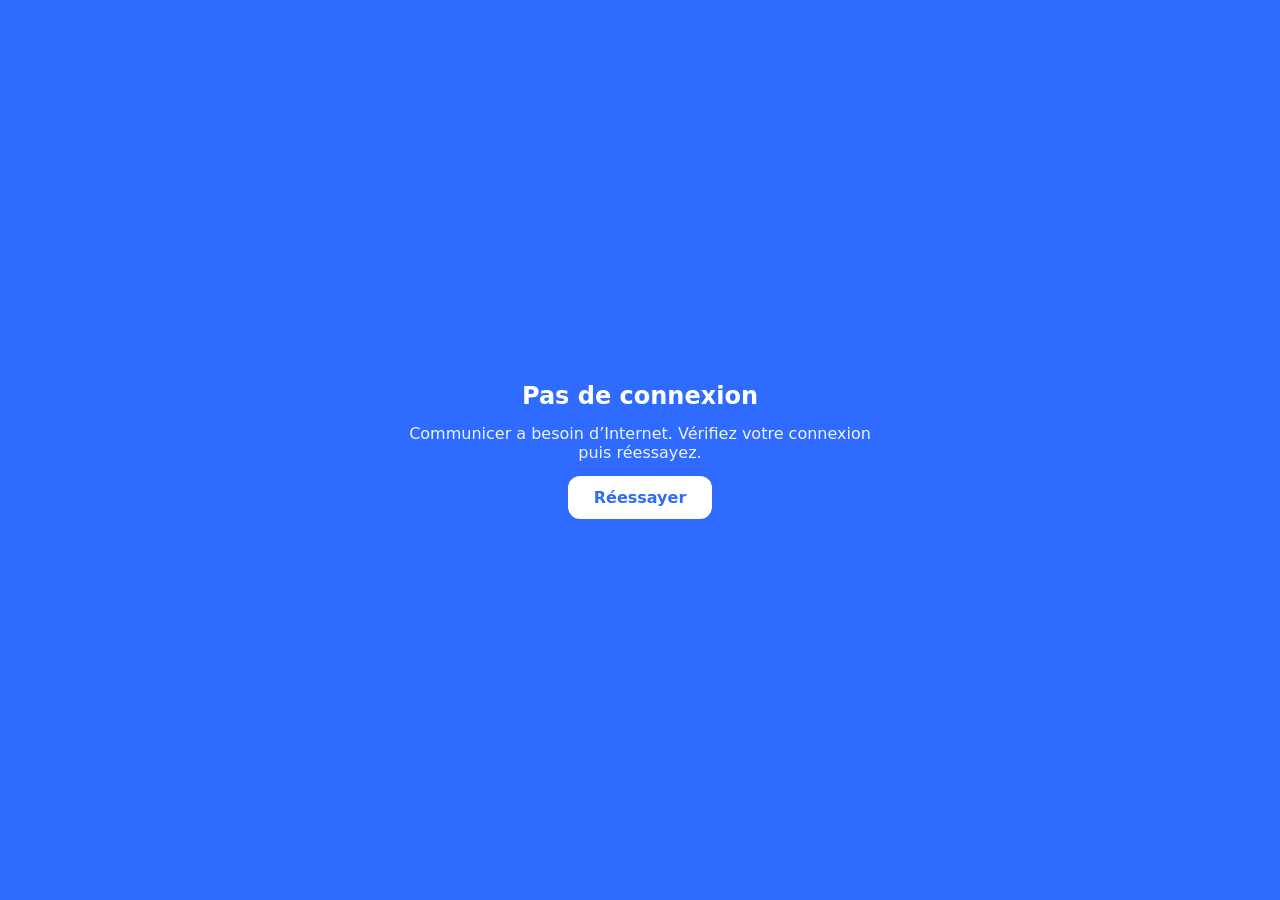
<file: android/app/src/main/assets/offline.html>
<!doctype html><html lang="fr"><head><meta charset="utf-8"><meta name="viewport" content="width=device-width,initial-scale=1,viewport-fit=cover"><title>Communicer</title>
<style>html,body{height:100%;margin:0}body{display:flex;flex-direction:column;align-items:center;justify-content:center;gap:14px;font:16px system-ui,sans-serif;background:#2f6bff;color:#fff;text-align:center;padding:24px;box-sizing:border-box}
h1{margin:0;font-size:24px}p{margin:0;max-width:30em;opacity:.92}button{font:600 16px system-ui;padding:12px 26px;border:0;border-radius:12px;background:#fff;color:#2f6bff}</style></head>
<body><h1>Pas de connexion</h1><p>Communicer a besoin d’Internet. Vérifiez votre connexion puis réessayez.</p><button onclick="CMApp.reload()">Réessayer</button></body></html>
</file>
